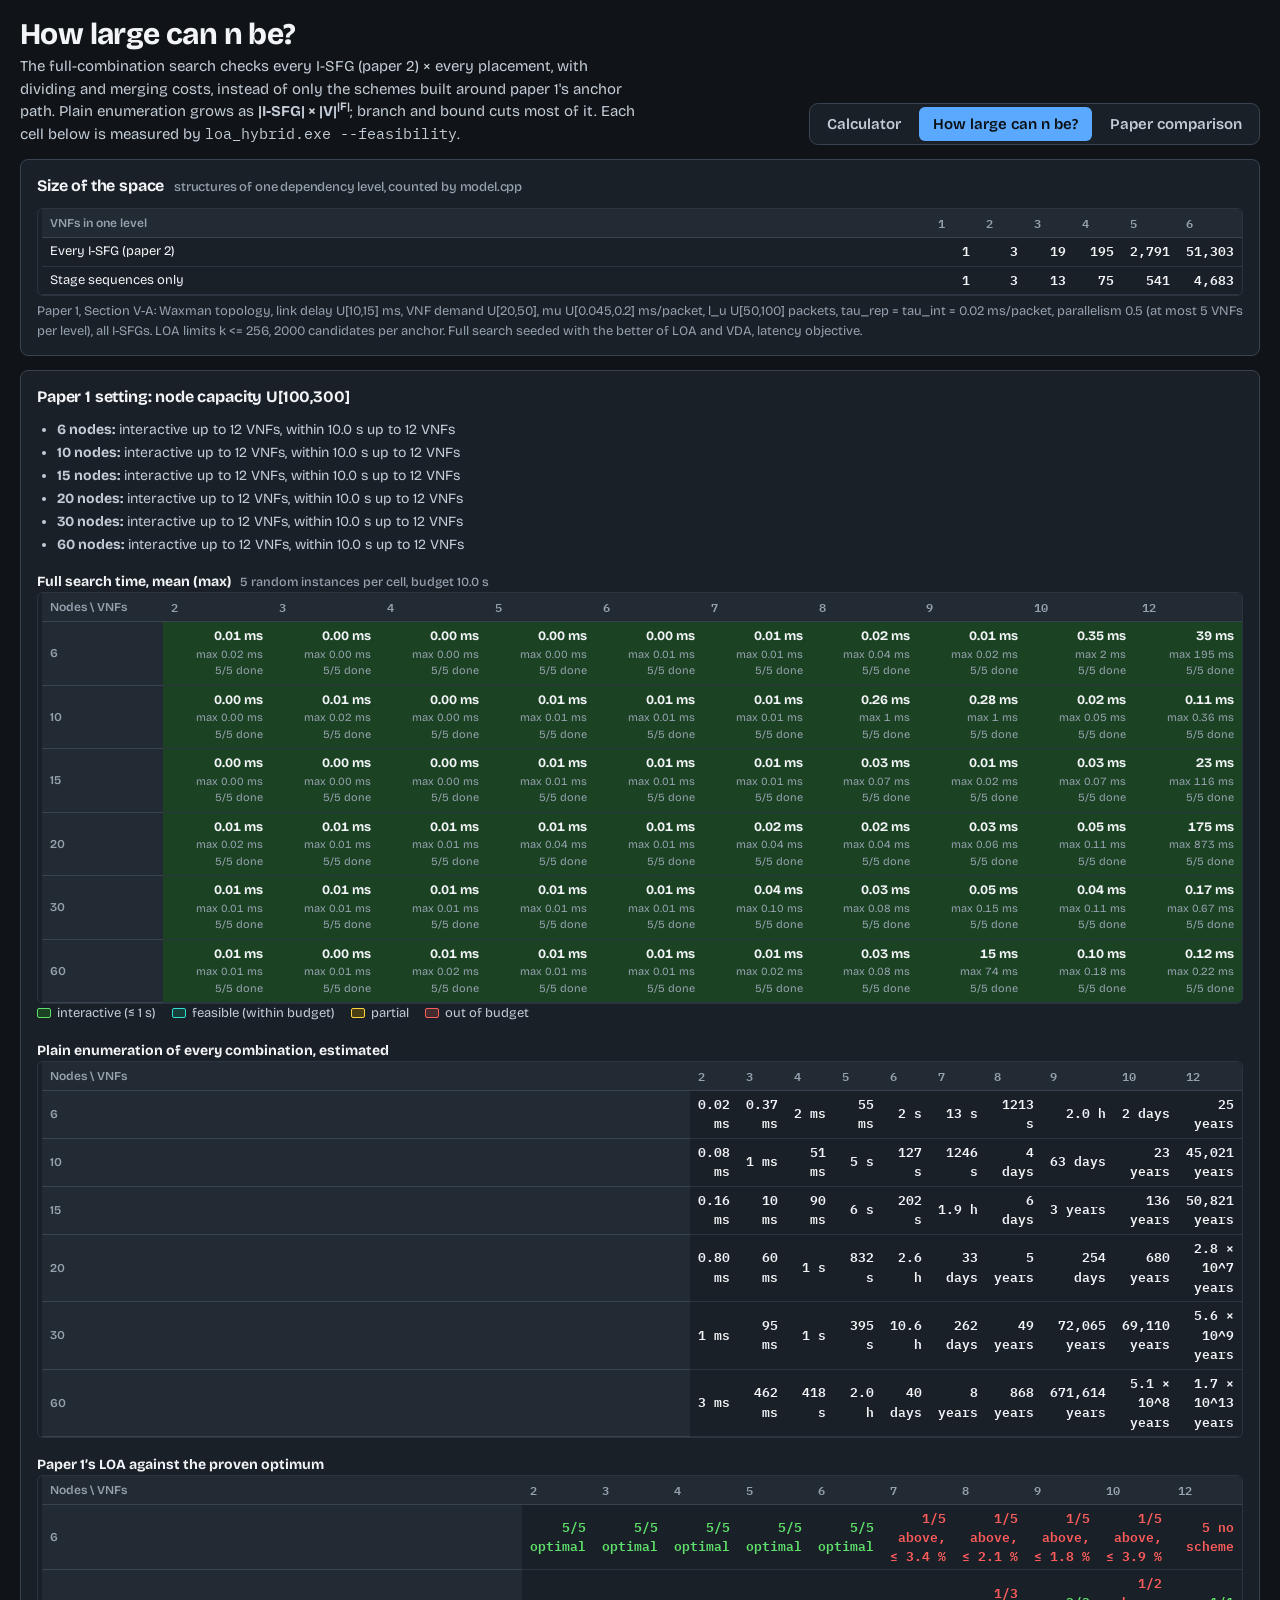
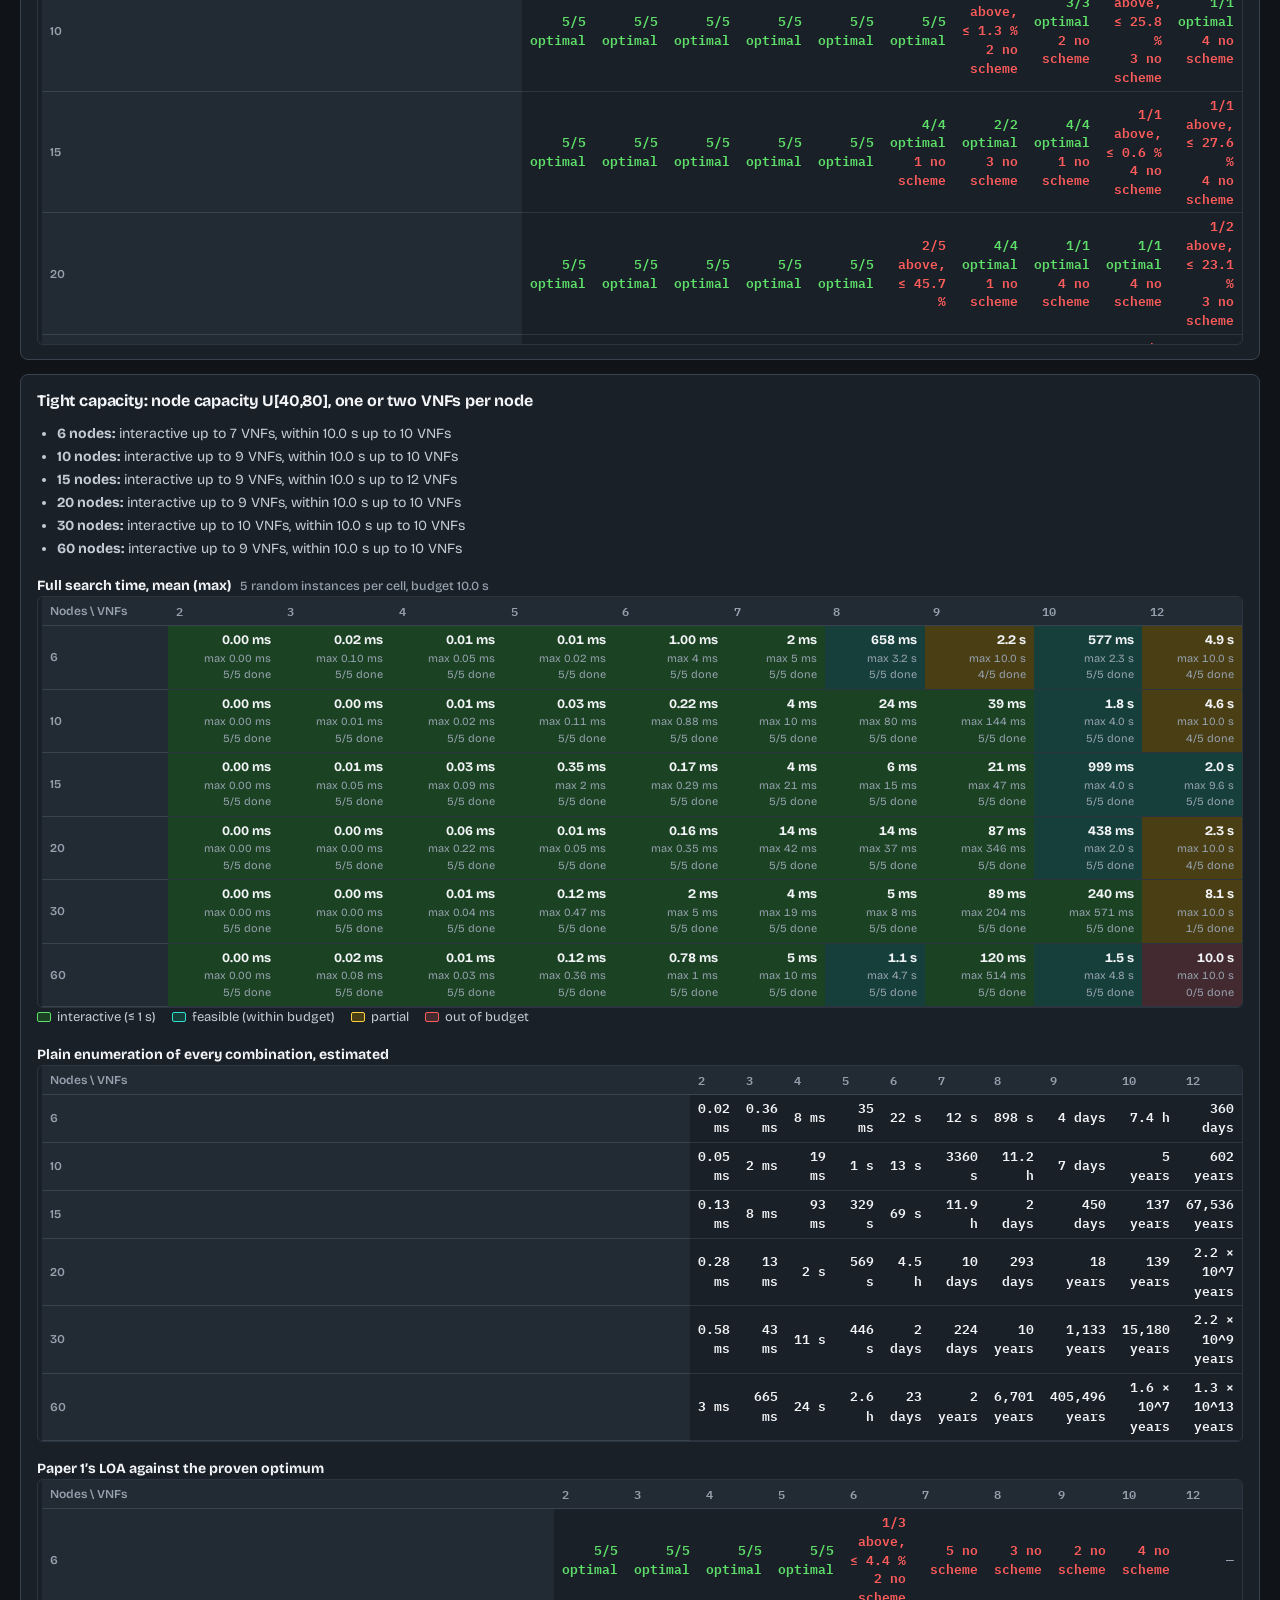
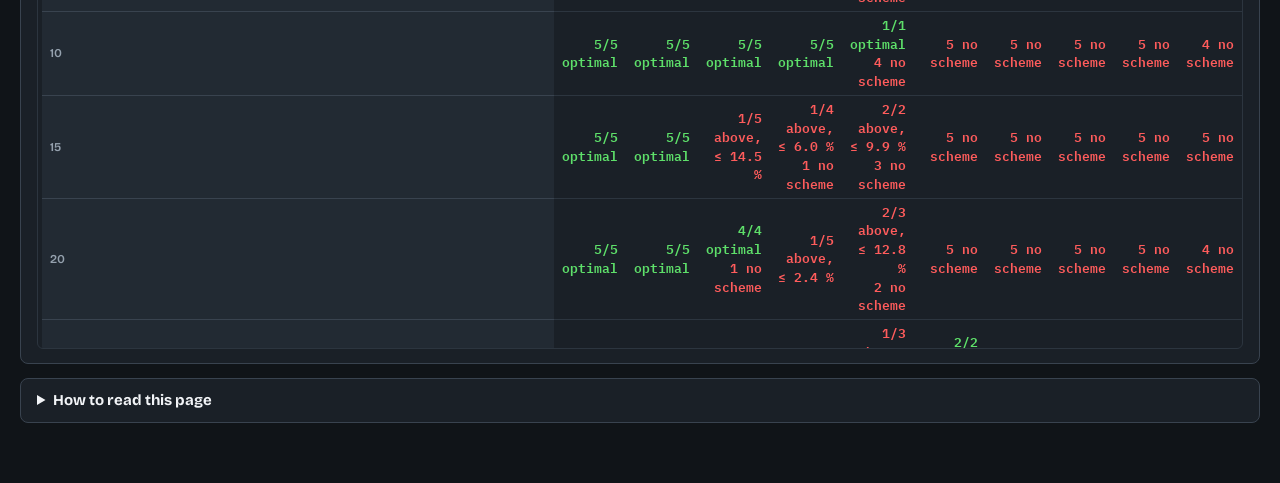
<file: web/feasibility.html>
<!DOCTYPE html>
<html lang="en">
<head>
  <meta charset="UTF-8">
  <meta name="viewport" content="width=device-width, initial-scale=1, viewport-fit=cover">
  <title>Full-Search Feasibility</title>
  <meta name="description" content="How many VNFs and nodes the full-combination search (every I-SFG × every placement) can handle, measured by loa_hybrid.exe --feasibility.">

  <link rel="preconnect" href="https://fonts.googleapis.com">
  <link href="https://fonts.googleapis.com/css2?family=Bricolage+Grotesque:opsz,wght@12..96,400;12..96,600;12..96,700;12..96,750&family=IBM+Plex+Mono:wght@500;600;700&display=swap" rel="stylesheet">
  <link rel="stylesheet" href="css/styles.css">
</head>
<body>
<div class="wrap">

  <header class="top">
    <div>
      <h1>How large can n be?</h1>
      <p>The full-combination search checks every I-SFG (paper 2) × every placement, with dividing and
        merging costs, instead of only the schemes built around paper 1's anchor path. Plain enumeration
        grows as <b>|I-SFG| × |V|<sup>|F|</sup></b>; branch and bound cuts most of it. Each cell below is
        measured by <code>loa_hybrid.exe --feasibility</code>.</p>
    </div>
    <nav class="modes" aria-label="View">
      <a class="navlink" href="index.html">Calculator</a>
      <a class="navlink" aria-current="true" href="feasibility.html">How large can n be?</a>
      <a class="navlink" href="results.html">Paper comparison</a>
    </nav>
  </header>

  <section class="panel">
    <h2>Size of the space <small>structures of one dependency level, counted by model.cpp</small></h2>
    <div class="tbl-wrap" id="counts"></div>
    <p class="hint" id="setting"></p>
  </section>

  <div id="scenarios"></div>

  <details class="notes">
    <summary>How to read this page</summary>
    <ul>
      <li><b>n</b> is the number of VNFs in the request, |F|. The number of MEC nodes |V| is the other axis.</li>
      <li><b>Interactive</b>: every instance finished, and none took more than 1 s. <b>Feasible</b>: every instance
        finished inside the time budget. <b>Partial</b>: some did not. <b>Infeasible</b>: none did. Once a chain length
        runs out of budget on a network, longer chains on that network are not run.</li>
      <li>A finished run is a proof of optimality: every scheme it did not evaluate was cut by a valid lower bound.</li>
      <li><b>Plain enumeration</b> = measured time of one evaluation × the size of the space: what checking every
        combination one by one would cost.</li>
      <li><b>LOA</b> is paper 1's algorithm on its own, with the limits our experiments use (k ≤ 256, 2000 candidates per
        anchor). “No scheme” means it hit those limits before finding a feasible scheme, although one exists.</li>
      <li>Re-run: <code>cpp\bin\loa_hybrid.exe --feasibility --runs 5 --budget 10000 --out ..\web\data\feasibility.json</code></li>
    </ul>
  </details>
</div>

<script src="js/feasibility.js"></script>
</body>
</html>
</file>
<file: web/css/styles.css>
/* =============================================================
   LOA Hybrid - styles
   Dark (night) theme is the default. Add data-theme="light" on
   <html> to get the light colours back.
   ============================================================= */

:root {
  box-sizing: border-box;
  padding-top: env(safe-area-inset-top, 0px);
  padding-bottom: env(safe-area-inset-bottom, 0px);
  color-scheme: dark;

  --bg: #101418;
  --grid: transparent;
  --panel: #1a2027;
  --panel2: #222a33;
  --ink: #f2f4f7;
  --ink2: #c3ccd6;
  --ink3: #95a1ae;
  --rule: #39434f;
  --rule2: #2c353f;
  --brand: #5aa9ff;
  --brand-soft: #1d3550;
  --on-brand: #0b0f13;
  --anchor: #ff9640;
  --anchor-soft: #47301c;
  --teal: #2fe0d2;
  --teal-soft: #163f3c;
  --violet: #b99bff;
  --violet-soft: #33295a;
  --pnew: #ff6fae;
  --pnew-soft: #4d2236;
  --best: #5ee06a;
  --best-soft: #1b4223;
  --omega: #ff5c5c;
  --omega-soft: rgba(255, 92, 92, .18);
  --conf: #ffd23f;
  --conf-soft: #4a3e14;
  --infeas: #8e9aa8;
  --infeas-soft: #262e38;
  --shadow: none;
}

:root[data-theme="light"] {
  color-scheme: light;
  --bg: #EDF0F4;
  --grid: transparent;
  --panel: #FFFFFF;
  --panel2: #F4F6F9;
  --ink: #121C2A;
  --ink2: #465568;
  --ink3: #6B7888;
  --rule: #D3DAE3;
  --rule2: #E6EBF1;
  --brand: #1f5fd6;
  --brand-soft: #E3E8FB;
  --on-brand: #FFFFFF;
  --anchor: #E0520C;
  --anchor-soft: #FCE9DE;
  --teal: #0B8A84;
  --teal-soft: #DDF2F0;
  --violet: #6C47D6;
  --violet-soft: #EAE4FA;
  --pnew: #C2255C;
  --pnew-soft: #F9E1EA;
  --best: #1B9A49;
  --best-soft: #DDF3E5;
  --omega: #D64545;
  --omega-soft: rgba(214, 69, 69, .10);
  --conf: #B98100;
  --conf-soft: #F8EDCB;
  --infeas: #8B96A5;
  --infeas-soft: #ECEFF3;
  --shadow: none;
}

/* ---------- Base Reset ---------- */
*, *::before, *::after { box-sizing: inherit; }

html {
  scroll-padding-top: env(safe-area-inset-top, 0px);
  -webkit-text-size-adjust: 100%;
}

body {
  margin: 0;
  background: var(--bg);
  color: var(--ink);
  background-image:
    linear-gradient(var(--grid) 1px, transparent 1px),
    linear-gradient(90deg, var(--grid) 1px, transparent 1px);
  background-size: 24px 24px;
  font: 15px/1.5 "Bricolage Grotesque", ui-sans-serif, system-ui, -apple-system, "Segoe UI", Roboto, sans-serif;
  font-optical-sizing: auto;
}

code, .mono, .hop, .pc, .ln, .tx {
  font-family: "IBM Plex Mono", ui-monospace, SFMono-Regular, Menlo, Consolas, monospace;
}

h1, h2, h3, p { margin: 0; }
button, input, select { font: inherit; color: inherit; }
button { cursor: pointer; }
:focus-visible { outline: 2px solid var(--brand); outline-offset: 2px; }
sub, sup { line-height: 0; font-size: .75em; }
[hidden] { display: none !important; }

/* ---------- Layout ---------- */
.wrap {
  max-width: 1480px;
  margin: 0 auto;
  padding: 18px 20px 60px;
}

.top {
  display: flex;
  align-items: flex-end;
  justify-content: space-between;
  gap: 16px;
  flex-wrap: wrap;
  margin-bottom: 14px;
}

.top h1 {
  font-size: 30px;
  font-weight: 750;
  letter-spacing: -.02em;
  line-height: 1.1;
}

.top p {
  color: var(--ink2);
  max-width: 62ch;
  margin-top: 4px;
}

/* ---------- View Mode Toggle ---------- */
.modes {
  display: flex;
  gap: 4px;
  background: var(--panel);
  border: 1px solid var(--rule);
  border-radius: 9px;
  padding: 3px;
}

.modes button {
  border: 0;
  background: none;
  padding: 6px 14px;
  border-radius: 6px;
  font-weight: 600;
  color: var(--ink2);
}

.modes button[aria-current="true"] {
  background: var(--brand);
  color: var(--on-brand);
}

.modes button:disabled {
  opacity: .4;
  cursor: default;
}

/* ---------- Panel ---------- */
.panel {
  background: var(--panel);
  border: 1px solid var(--rule);
  border-radius: 8px;
  padding: 14px 16px;
  box-shadow: var(--shadow);
}

.panel > h2 {
  font-size: 16px;
  font-weight: 700;
  letter-spacing: -.01em;
  margin-bottom: 10px;
}

.panel h2 small {
  font-weight: 500;
  color: var(--ink3);
  font-size: 13px;
  margin-left: 6px;
}

.muted { color: var(--ink3); }

.grid2 {
  display: grid;
  grid-template-columns: minmax(0, 1.15fr) minmax(0, 1fr);
  gap: 14px;
  align-items: start;
}

.stack {
  display: grid;
  gap: 14px;
}

/* ---------- Buttons ---------- */
.btn {
  border: 1px solid var(--rule);
  background: var(--panel);
  border-radius: 7px;
  padding: 7px 13px;
  font-weight: 600;
  line-height: 1.2;
}

.btn:hover { border-color: var(--ink3); }
.btn.primary { background: var(--brand); border-color: var(--brand); color: var(--on-brand); }
.btn.primary:hover { filter: brightness(1.08); }
.btn.big { padding: 11px 22px; font-size: 16px; }
.btn:disabled { opacity: .45; cursor: default; }
.btn.sm { padding: 4px 9px; font-size: 13px; }
.btn.ghost { border-color: transparent; background: transparent; color: var(--ink2); }
.btn.ghost:hover { background: var(--panel2); }

/* ---------- Setup Section ---------- */
.presets {
  display: flex;
  gap: 10px;
  flex-wrap: wrap;
  margin-bottom: 14px;
}

.preset {
  flex: 1 1 240px;
  text-align: left;
  background: var(--panel);
  border: 1px solid var(--rule);
  border-radius: 8px;
  padding: 11px 14px;
}

.preset b { display: block; font-size: 15px; }

.preset span {
  color: var(--ink2);
  font-size: 13.5px;
  line-height: 1.35;
  display: block;
  margin-top: 2px;
}

.preset[aria-pressed="true"] {
  border-color: var(--brand);
  box-shadow: inset 0 0 0 1px var(--brand);
  background: var(--brand-soft);
}

/* ---------- Network Canvas ---------- */
.canvas {
  width: 100%;
  height: auto;
  display: block;
  background: var(--panel2);
  border: 1px solid var(--rule2);
  border-radius: 6px;
  touch-action: none;
}

/* ---------- Form Rows ---------- */
.rows { display: grid; gap: 6px; margin-top: 10px; }

.rowh {
  display: grid;
  gap: 8px;
  align-items: center;
  color: var(--ink3);
  font-size: 12.5px;
  padding: 0 2px;
}

.r {
  display: grid;
  gap: 8px;
  align-items: center;
  padding: 4px 2px;
  border-top: 1px solid var(--rule2);
}

.rn { grid-template-columns: 36px 1fr 30px; }
.rl { grid-template-columns: 1fr 92px 30px; }
.rv { grid-template-columns: 36px 64px 1fr 1fr 30px; }
.nm { font-weight: 700; }

.num {
  width: 100%;
  min-width: 0;
  border: 1px solid var(--rule);
  background: var(--panel);
  border-radius: 6px;
  padding: 5px 7px;
  font-family: "IBM Plex Mono", monospace;
  font-size: 13.5px;
}

select.num { font-family: inherit; }

.x {
  border: 0;
  background: none;
  color: var(--ink3);
  font-size: 18px;
  line-height: 1;
  border-radius: 5px;
  height: 26px;
}

.x:hover { background: var(--panel2); color: var(--omega); }

.addrow {
  display: flex;
  gap: 6px;
  align-items: center;
  margin-top: 8px;
  flex-wrap: wrap;
}

.addrow .num { width: auto; flex: 1 1 60px; }

.endpoints {
  display: grid;
  grid-template-columns: 1fr 1fr;
  gap: 10px;
  margin-top: 10px;
}

.endpoints label, .params label {
  display: grid;
  gap: 3px;
  font-size: 13px;
  color: var(--ink2);
}

.params {
  display: grid;
  grid-template-columns: repeat(3, 1fr);
  gap: 10px;
  margin-top: 12px;
}

.summary {
  margin-top: 12px;
  padding: 10px 12px;
  border-radius: 7px;
  background: var(--panel2);
  border: 1px solid var(--rule2);
  font-size: 14px;
}

.summary .dep {
  font-family: "IBM Plex Mono", monospace;
  font-size: 15px;
  font-weight: 500;
  margin: 2px 0 6px;
}

.err { color: var(--omega); font-weight: 600; }
.warn { color: var(--conf); }
.hint { font-size: 13px; color: var(--ink3); margin-top: 6px; }

/* ---------- Network SVG ---------- */
.lk { stroke: var(--ink3); stroke-width: 2; opacity: .55; }

.lkl {
  font: 600 11px "IBM Plex Mono", monospace;
  fill: var(--ink2);
  paint-order: stroke;
  stroke: var(--panel2);
  stroke-width: 4px;
  stroke-linejoin: round;
  text-anchor: middle;
}

.nd circle { fill: var(--panel); stroke: var(--ink); stroke-width: 2; }
.nd .nn { font: 700 15px "Bricolage Grotesque", sans-serif; fill: var(--ink); text-anchor: middle; dominant-baseline: central; }
.nd .cp { font: 500 10.5px "IBM Plex Mono", monospace; fill: var(--ink3); text-anchor: middle; }
.nd .role { font: 700 10px "Bricolage Grotesque", sans-serif; fill: var(--brand); text-anchor: middle; }
.nd.over circle { stroke: var(--omega); }
.nd .use { font: 600 10.5px "IBM Plex Mono", monospace; fill: var(--ink2); text-anchor: middle; }
.nd .use.bad { fill: var(--omega); }
.canvas.edit .nd { cursor: grab; }

.rt { stroke: var(--ink); stroke-width: 6; stroke-linecap: round; opacity: .28; }
.rt.hl { stroke: var(--anchor); opacity: .55; }
.rt.hv { stroke: var(--brand); opacity: .6; }
.rt.sch { stroke: var(--best); stroke-width: 4; opacity: .35; }
.rt.crit { stroke: var(--best); stroke-width: 7; opacity: .7; }

.bdg rect { fill: var(--ink); }
.bdg text { fill: var(--panel); font: 600 10.5px "IBM Plex Mono", monospace; text-anchor: middle; dominant-baseline: central; }
.bdg.hl rect { fill: var(--anchor); }
.bdg.hv rect { fill: var(--brand); }
.bdg.sch rect { fill: var(--best); }
.bdg.hl text, .bdg.hv text, .bdg.sch text { fill: var(--on-brand); }

/* ---------- Walkthrough Transport Deck ---------- */
.deck {
  position: sticky;
  top: env(safe-area-inset-top, 0px);
  z-index: 5;
  background: var(--panel);
  border: 1px solid var(--rule);
  border-radius: 8px;
  padding: 10px 12px;
  display: flex;
  gap: 8px;
  align-items: center;
  flex-wrap: wrap;
  margin-bottom: 10px;
}

.deck .sp { flex: 1; }

.deck select {
  border: 1px solid var(--rule);
  background: var(--panel);
  border-radius: 6px;
  padding: 5px 6px;
}

.seg2 {
  display: flex;
  border: 1px solid var(--rule);
  border-radius: 7px;
  overflow: hidden;
}

.seg2 button {
  border: 0;
  background: var(--panel);
  padding: 6px 10px;
  font-size: 13px;
  font-weight: 600;
  color: var(--ink2);
}

.seg2 button[aria-pressed="true"] {
  background: var(--brand-soft);
  color: var(--brand);
}

.count {
  font-weight: 650;
  font-variant-numeric: tabular-nums;
  color: var(--ink2);
  min-width: 74px;
  text-align: right;
}

/* ---------- Scrubber Timeline ---------- */
.scrub {
  display: flex;
  gap: 2px;
  align-items: flex-end;
  height: 26px;
  margin: 0 0 10px;
  padding: 0 2px;
}

.scrub button {
  flex: 1 1 0;
  min-width: 3px;
  border: 0;
  padding: 0;
  border-radius: 2px;
  background: var(--rule);
  height: 12px;
}

.scrub button.k { height: 20px; }
.scrub button.e-kdouble { background: var(--conf); }
.scrub button.e-update { background: var(--best); }
.scrub button.e-stop, .scrub button.e-reject { background: var(--omega); }
.scrub button.done { opacity: .55; }
.scrub button.cur { outline: 2px solid var(--ink); outline-offset: 1px; height: 26px; opacity: 1; }
.scrub button.rs { margin-left: 5px; }

/* ---------- Stats Row ---------- */
.stats {
  display: flex;
  gap: 8px;
  flex-wrap: wrap;
  margin-bottom: 10px;
}

.stat {
  background: var(--panel);
  border: 1px solid var(--rule);
  border-radius: 7px;
  padding: 5px 11px;
  display: flex;
  gap: 8px;
  align-items: baseline;
}

.stat span { color: var(--ink3); font-size: 12.5px; }
.stat b { font-size: 16px; font-variant-numeric: tabular-nums; }
.stat.best b { color: var(--best); }
.stat.lb b { color: var(--violet); }
.stat .bad { color: var(--omega); }

/* ---------- Demo Grid ---------- */
.dgrid {
  display: grid;
  grid-template-columns: minmax(0, 1.3fr) minmax(0, 1fr);
  gap: 14px;
  align-items: start;
}

/* ---------- Narrator Panel ---------- */
.narr { border-left: 5px solid var(--brand); }
.narr.A2 { border-left-color: var(--violet); }

.narr .ph {
  display: flex;
  gap: 8px;
  align-items: center;
  flex-wrap: wrap;
  margin-bottom: 6px;
}

.pill {
  font-size: 12.5px;
  font-weight: 650;
  padding: 2px 9px;
  border-radius: 99px;
  background: var(--brand-soft);
  color: var(--brand);
}

.narr.A2 .pill { background: var(--violet-soft); color: var(--violet); }

.tag {
  font-size: 12.5px;
  font-weight: 700;
  padding: 2px 9px;
  border-radius: 99px;
}

.tag.kdouble { background: var(--conf-soft); color: var(--conf); }
.tag.update { background: var(--best-soft); color: var(--best); }
.tag.stop, .tag.reject { background: var(--omega-soft); color: var(--omega); }

.narr h3 {
  font-size: 21px;
  font-weight: 720;
  letter-spacing: -.015em;
  line-height: 1.2;
  margin-bottom: 6px;
}

.narr .body { font-size: 15px; line-height: 1.55; }
.narr .body b { font-weight: 680; }
.narr .body code { background: var(--panel2); padding: 0 4px; border-radius: 4px; font-size: .9em; }

.warnline { color: var(--conf); font-weight: 600; }

.watch {
  margin-top: 9px;
  padding: 7px 10px;
  background: var(--panel2);
  border-radius: 6px;
  color: var(--ink2);
  font-size: 14px;
}

.watch b { color: var(--ink); }

.skipnote { font-size: 12.5px; color: var(--ink3); margin-bottom: 6px; }

.cand {
  display: flex;
  gap: 8px;
  flex-wrap: wrap;
  margin-top: 10px;
  align-items: stretch;
}

.cand .c {
  border: 1px solid var(--rule);
  border-radius: 6px;
  padding: 5px 10px;
  background: var(--panel2);
}

.cand .c span { display: block; font-size: 12px; color: var(--ink3); }
.cand .c b { font-size: 15px; font-variant-numeric: tabular-nums; }
.cand .c.wide { flex: 1 1 260px; }
.cand .c.wide b { font: 500 12.5px "IBM Plex Mono", monospace; line-height: 1.5; }

.bf { margin-top: 10px; font-size: 14px; }

/* ---------- Visualisation Tabs ---------- */
.tabs {
  display: flex;
  gap: 4px;
  margin-bottom: 8px;
}

.tabs button {
  border: 1px solid var(--rule);
  background: var(--panel);
  padding: 5px 12px;
  border-radius: 6px;
  font-weight: 600;
  font-size: 13.5px;
  color: var(--ink2);
}

.tabs button[aria-pressed="true"] {
  background: var(--brand-soft);
  color: var(--brand);
  border-color: var(--brand);
}

.vis svg { width: 100%; height: auto; display: block; max-height: 430px; }
.vis .cap { font-size: 13px; color: var(--ink3); margin-top: 6px; }

/* ---------- Cost Ruler SVG ---------- */
.ax { stroke: var(--ink3); stroke-width: 1.5; }
.tk { stroke: var(--ink3); stroke-width: 1; }
.tkl { font: 500 10.5px "IBM Plex Mono", monospace; fill: var(--ink3); text-anchor: middle; }
.dot { stroke-width: 1.5; }
.dot.raw { fill: var(--panel); stroke: var(--ink3); }
.dot.feas, .dot.stable { fill: var(--ink2); stroke: var(--ink2); }
.dot.infeas { fill: var(--infeas-soft); stroke: var(--infeas); }
.dot.confl { fill: var(--conf-soft); stroke: var(--conf); }
.dot.astar { fill: var(--violet); stroke: var(--violet); }
.dot.inA { fill: var(--teal); stroke: var(--teal); }
.dot.anchor { fill: var(--anchor); stroke: var(--anchor); }
.dot.pnew { fill: var(--panel); stroke: var(--pnew); stroke-width: 2.5; stroke-dasharray: 2.5 2; }
.dot.hover { stroke: var(--brand); stroke-width: 3; }
.dot.om { opacity: .5; }

.rl-best { stroke: var(--best); stroke-width: 2.5; }
.rl-lb { stroke: var(--violet); stroke-width: 2; stroke-dasharray: 5 4; }
.rl-win { stroke: var(--ink3); stroke-width: 1.2; stroke-dasharray: 1 4; }

.lab { font: 700 11.5px "Bricolage Grotesque", sans-serif; text-anchor: middle; }
.lab.best { fill: var(--best); }
.lab.lb { fill: var(--violet); }
.lab.win { fill: var(--ink3); font-weight: 600; }
.lab.om { fill: var(--omega); }
.lab.id { font: 600 10px "IBM Plex Mono", monospace; }

.legend {
  display: flex;
  gap: 4px 14px;
  flex-wrap: wrap;
  margin-top: 6px;
  font-size: 12.5px;
  color: var(--ink2);
}

.legend i {
  display: inline-block;
  width: 10px;
  height: 10px;
  border-radius: 50%;
  margin-right: 5px;
  vertical-align: -1px;
  border: 1.5px solid;
}

.legend .l-raw { background: var(--panel); border-color: var(--ink3); }
.legend .l-ok { background: var(--ink2); border-color: var(--ink2); }
.legend .l-rej { background: var(--infeas-soft); border-color: var(--infeas); }
.legend .l-conf { background: var(--conf-soft); border-color: var(--conf); }
.legend .l-astar { background: var(--violet); border-color: var(--violet); }
.legend .l-A { background: var(--teal); border-color: var(--teal); }
.legend .l-anchor { background: var(--anchor); border-color: var(--anchor); }
.legend .l-pnew { background: var(--panel); border-color: var(--pnew); border-style: dashed; }

/* ---------- DPG SVG ---------- */
.band { fill: var(--panel2); stroke: var(--rule2); }
.bandl { font: 600 11px "Bricolage Grotesque", sans-serif; fill: var(--ink3); }
.ph1 { font: 700 13px "Bricolage Grotesque", sans-serif; fill: var(--ink); text-anchor: middle; }
.ph2 { font: 500 10.5px "IBM Plex Mono", monospace; fill: var(--ink3); text-anchor: middle; }

.rep circle { fill: var(--panel); stroke: var(--rule); stroke-width: 1.5; }
.rep text { font: 600 10.5px "Bricolage Grotesque", sans-serif; fill: var(--ink3); text-anchor: middle; dominant-baseline: central; }
.rep.on circle { stroke-width: 2.5; }

.ep rect { fill: var(--ink); rx: 5; }
.ep text { fill: var(--panel); font: 700 11px "Bricolage Grotesque", sans-serif; text-anchor: middle; dominant-baseline: central; }

.pl { fill: none; stroke-width: 2; stroke-linejoin: round; stroke-linecap: round; vector-effect: non-scaling-stroke; }
.pl.raw { stroke: var(--ink3); opacity: .30; }
.pl.feas, .pl.stable { stroke: var(--ink2); opacity: .38; }
.pl.infeas { stroke: var(--infeas); stroke-dasharray: 3 4; opacity: .45; }
.pl.confl { stroke: var(--conf); opacity: .8; }
.pl.astar { stroke: var(--violet); opacity: .85; }
.pl.inA { stroke: var(--teal); opacity: .6; }
.pl.anchor { stroke: var(--anchor); stroke-width: 4; opacity: 1; }
.pl.pnew { stroke: var(--pnew); stroke-width: 3; stroke-dasharray: 7 5; opacity: 1; }
.pl.hover { stroke: var(--brand); stroke-width: 4.5; opacity: 1; }
.pl.om { opacity: .15; }

/* ---------- Path Table ---------- */
.tbl-wrap {
  max-height: 470px;
  overflow: auto;
  border: 1px solid var(--rule2);
  border-radius: 6px;
}

table.pt { width: 100%; border-collapse: collapse; font-size: 13px; }
.pt th {
  position: sticky;
  top: 0;
  background: var(--panel2);
  text-align: left;
  font-weight: 600;
  color: var(--ink3);
  font-size: 12px;
  padding: 5px 8px;
  border-bottom: 1px solid var(--rule);
}
.pt td { padding: 4px 8px; border-bottom: 1px solid var(--rule2); vertical-align: middle; }
.pt tr { border-left: 4px solid transparent; }
.pt tr:hover { background: var(--panel2); }
.pt td.id { color: var(--ink3); font-family: "IBM Plex Mono", monospace; width: 36px; }
.pt td.pc { text-align: right; font-weight: 600; width: 48px; }

.hop { white-space: nowrap; font-size: 12.5px; }
.hop b { font-weight: 600; }
.arr { color: var(--ink3); margin: 0 3px; font-style: normal; }

.pt tr.infeas td, .pt tr.confl td { color: var(--ink3); }
.pt tr.infeas .pc, .pt tr.confl .pc { text-decoration: line-through; }
.pt tr.infeas { border-left-color: var(--infeas); }
.pt tr.confl { border-left-color: var(--conf); }
.pt tr.astar { border-left-color: var(--violet); background: var(--violet-soft); }
.pt tr.inA { border-left-color: var(--teal); background: var(--teal-soft); }
.pt tr.anchor { border-left-color: var(--anchor); background: var(--anchor-soft); }
.pt tr.pnew { border-left-color: var(--pnew); background: var(--pnew-soft); }
.pt tr.om td.pc { color: var(--omega); }
.pt tr.om { box-shadow: inset 0 0 0 999px var(--omega-soft); }

.chip {
  display: inline-block;
  font-size: 11.5px;
  font-weight: 700;
  padding: 1px 7px;
  border-radius: 99px;
  white-space: nowrap;
}
.chip.infeas { background: var(--infeas-soft); color: var(--ink2); }
.chip.confl { background: var(--conf-soft); color: var(--conf); }
.chip.astar { background: var(--violet); color: var(--on-brand); }
.chip.inA { background: var(--teal); color: var(--on-brand); }
.chip.anchor { background: var(--anchor); color: var(--on-brand); }
.chip.pnew { background: var(--pnew); color: var(--on-brand); }
.chip.ok { color: var(--best); }
.tnote { font-size: 12.5px; color: var(--ink3); padding: 6px 8px; }

/* ---------- LM Card ---------- */
.lm .big {
  font-size: 34px;
  font-weight: 750;
  letter-spacing: -.02em;
  color: var(--best);
  font-variant-numeric: tabular-nums;
  line-height: 1;
}

.lm .big small { font-size: 15px; font-weight: 600; color: var(--ink3); margin-left: 3px; }
.lm .sch { font: 500 13px "IBM Plex Mono", monospace; margin: 8px 0; line-height: 1.55; }
.lm.flash { animation: fl 1.1s ease-out; }

@keyframes fl {
  0% { box-shadow: 0 0 0 3px var(--best); }
  100% { box-shadow: 0 0 0 0 transparent; }
}

.bar {
  display: flex;
  height: 12px;
  border-radius: 6px;
  overflow: hidden;
  margin: 10px 0 6px;
  background: var(--rule2);
}
.bar i { display: block; height: 100%; }
.bar .s1 { background: var(--brand); }
.bar .s2 { background: var(--teal); }
.bar .s3 { background: var(--pnew); }
.bar .s4 { background: var(--conf); }

.bl { display: flex; gap: 4px 14px; flex-wrap: wrap; font-size: 12.5px; color: var(--ink2); }
.bl i { display: inline-block; width: 9px; height: 9px; border-radius: 2px; margin-right: 5px; }

/* ---------- Scheme Diagram SVG ---------- */
.ex { margin-top: 8px; }
.ex svg { width: 100%; height: auto; display: block; }
.ex .bx { fill: var(--panel2); stroke: var(--ink3); stroke-width: 1.5; }
.ex .bx.cr { stroke: var(--best); stroke-width: 2.5; fill: var(--best-soft); }
.ex .bt { font: 700 12px "Bricolage Grotesque", sans-serif; fill: var(--ink); text-anchor: middle; }
.ex .bs { font: 500 10px "IBM Plex Mono", monospace; fill: var(--ink3); text-anchor: middle; }
.ex .ed { fill: none; stroke: var(--ink3); stroke-width: 1.2; opacity: .45; }
.ex .ed.cr { stroke: var(--best); stroke-width: 2.5; opacity: .9; }
.ex .ep2 { fill: var(--ink); }
.ex .ept { font: 700 10.5px "Bricolage Grotesque", sans-serif; fill: var(--panel); text-anchor: middle; dominant-baseline: central; }

/* ---------- Pseudocode ---------- */
.pseudo {
  display: grid;
  grid-template-columns: 1fr 1fr;
  gap: 16px;
  margin-top: 14px;
}

.pcode h2 { font-size: 15px; }

.pl2 {
  display: grid;
  grid-template-columns: 34px 1fr;
  font-size: 12.5px;
  line-height: 1.55;
  border-radius: 3px;
  color: var(--ink3);
}

.pl2 .ln { text-align: right; padding-right: 10px; color: var(--ink3); opacity: .8; }
.pl2 .tx { white-space: pre-wrap; color: var(--ink2); }
.pl2 .tx b { font-weight: 600; color: var(--ink); }
.pl2.on { background: var(--brand-soft); color: var(--ink); }
.pl2.on .tx { color: var(--ink); font-weight: 500; }
.pcode.a2 .pl2.on { background: var(--violet-soft); }
.pnote { font-size: 12.5px; color: var(--ink3); margin-top: 8px; }

/* ---------- Notes / Details ---------- */
details.notes {
  margin-top: 14px;
  background: var(--panel);
  border: 1px solid var(--rule);
  border-radius: 8px;
  padding: 10px 16px;
}

details.notes summary { cursor: pointer; font-weight: 700; }

details.notes ul {
  margin: 8px 0 2px;
  padding-left: 20px;
  color: var(--ink2);
  font-size: 14px;
}

details.notes li { margin: 4px 0; }

/* ---------- Responsive ---------- */
@media (max-width: 1050px) {
  .grid2, .dgrid, .pseudo { grid-template-columns: 1fr; }
  .params { grid-template-columns: 1fr 1fr 1fr; }
  .tbl-wrap { max-height: 340px; }
}

@media (max-width: 560px) {
  .wrap { padding: 12px 12px 50px; }
  .top h1 { font-size: 25px; }
  .rv { grid-template-columns: 30px 54px 1fr 1fr 28px; }
  .params { grid-template-columns: 1fr; }
  .deck .sp { display: none; }
  .narr h3 { font-size: 19px; }
}

@media (prefers-reduced-motion: reduce) {
  .lm.flash { animation: none; }
}

/* =============================================================
   LOA Hybrid — additions on top of the walkthrough design system
   ============================================================= */

/* ---------- Header: engine status ---------- */
.topright { display: flex; gap: 10px; align-items: center; flex-wrap: wrap; }

.engine {
  font-size: 13px;
  font-weight: 650;
  padding: 4px 11px 4px 24px;
  border-radius: 99px;
  border: 1px solid var(--rule);
  background: var(--panel);
  color: var(--ink2);
  position: relative;
}
.engine::before {
  content: "";
  position: absolute;
  left: 10px; top: 50%;
  width: 8px; height: 8px;
  margin-top: -4px;
  border-radius: 50%;
  background: var(--ink3);
}
.engine[data-state="ok"]  { color: var(--best); border-color: var(--best); background: var(--best-soft); }
.engine[data-state="ok"]::before  { background: var(--best); }
.engine[data-state="bad"] { color: var(--omega); border-color: var(--omega); background: var(--omega-soft); }
.engine[data-state="bad"]::before { background: var(--omega); }

/* ---------- Setup additions ---------- */
.subh {
  font-size: 14px;
  font-weight: 700;
  margin-top: 16px;
  color: var(--ink);
}
.subh small { font-weight: 500; color: var(--ink3); font-size: 12.5px; margin-left: 6px; }
.subh + .params { margin-top: 6px; }

.rn2 { grid-template-columns: 36px 1fr 1fr 30px; }
.rv2 { grid-template-columns: 36px 56px 1fr 1fr 1fr 30px; }

.toggles { display: grid; gap: 6px; margin-top: 12px; font-size: 14px; color: var(--ink2); }
.tg { display: flex; gap: 8px; align-items: center; cursor: pointer; }
.tg input { accent-color: var(--brand); width: 16px; height: 16px; }

.runmsg { margin-left: 12px; font-size: 14px; color: var(--ink2); }

/* ---------- Results ---------- */
.mt { margin-top: 14px; }
.sm { font-size: 12.5px; }

.narr.cert-ok   { border-left-color: var(--best); }
.narr.cert-warn { border-left-color: var(--conf); }
.narr.cert-bad  { border-left-color: var(--omega); }
.tag.cert-ok   { background: var(--best-soft); color: var(--best); }
.tag.cert-warn { background: var(--conf-soft); color: var(--conf); }
.tag.cert-bad  { background: var(--omega-soft); color: var(--omega); }

.reasons { margin: 8px 0 0; padding-left: 20px; color: var(--ink2); font-size: 14px; }
.reasons li { margin: 2px 0; }

/* Flow timeline */
.flow { list-style: none; margin: 0; padding: 0; display: grid; gap: 0; }
.flow li {
  display: grid;
  grid-template-columns: 28px 1fr;
  gap: 10px;
  padding: 8px 0;
  border-top: 1px solid var(--rule2);
  position: relative;
}
.flow li:first-child { border-top: 0; }
.flow .fn {
  width: 24px; height: 24px;
  border-radius: 50%;
  background: var(--brand-soft);
  color: var(--brand);
  font-weight: 700;
  font-size: 13px;
  display: grid;
  place-items: center;
}
.flow b { font-weight: 680; }
.flow .ftime { float: right; font: 600 12px "IBM Plex Mono", monospace; color: var(--ink3); }
.flow .ffile { font-size: 12px; color: var(--ink3); margin-top: 1px; }
.flow .ffile code { background: var(--panel2); padding: 0 4px; border-radius: 4px; }
.flow .fsum { font-size: 13.5px; color: var(--ink2); margin-top: 2px; }

/* Comparison table */
.cmp td { vertical-align: top; padding-top: 7px; padding-bottom: 7px; }
.cmp .hop { white-space: normal; font-family: "IBM Plex Mono", monospace; font-size: 12px; }
.cmp td.pc { white-space: nowrap; }
.pt td.good { color: var(--best); }
.pt td.badv { color: var(--omega); }

/* Raw JSON */
pre.raw {
  max-height: 420px;
  overflow: auto;
  margin: 10px 0 4px;
  padding: 10px 12px;
  background: var(--panel2);
  border: 1px solid var(--rule2);
  border-radius: 6px;
  font: 500 12px/1.5 "IBM Plex Mono", monospace;
  color: var(--ink2);
}

@media (max-width: 560px) {
  .rv2 { grid-template-columns: 28px 46px 1fr 1fr 1fr 26px; }
  .rn2 { grid-template-columns: 28px 1fr 1fr 26px; }
  .topright { width: 100%; justify-content: space-between; }
  .cmp th:nth-child(4), .cmp td:nth-child(4) { display: none; }
}

/* Keep long values inside the phone viewport */
.stat { max-width: 100%; min-width: 0; }
.stat b { overflow-wrap: anywhere; }
.flow li > div { min-width: 0; }
.flow .ffile, .flow .fsum { overflow-wrap: anywhere; }
.grid2 > *, .dgrid > * { min-width: 0; }

/* =============================================================
   Paper comparison page (results.html)
   Series palette: validated categorical slots 1–5 (light + dark).
   ============================================================= */
:root { --sr1: #4da3ff; --sr2: #ff8a3d; --sr3: #3ddc84; --sr4: #ffd23f; --sr5: #ff6fae; }
:root[data-theme="light"] { --sr1: #2a78d6; --sr2: #eb6834; --sr3: #1baf7a; --sr4: #c98500; --sr5: #e87ba4; }

a.navlink {
  padding: 6px 14px; border-radius: 6px; font-weight: 600; color: var(--ink2); text-decoration: none;
}
a.navlink[aria-current="true"] { background: var(--brand); color: var(--on-brand); }

.chart { width: 100%; height: auto; display: block; margin-top: 6px; }
.chart .gl { stroke: var(--rule2); stroke-width: 1; }
.chart .yl { font: 500 11px "IBM Plex Mono", monospace; fill: var(--ink3); text-anchor: end; }
.chart .xl { font: 500 11px "IBM Plex Mono", monospace; fill: var(--ink3); text-anchor: middle; }
.chart .axt { font: 600 12px "Bricolage Grotesque", sans-serif; fill: var(--ink2); text-anchor: middle; }
.chart .ln { fill: none; stroke-width: 2; stroke-linejoin: round; stroke-linecap: round; }
.chart .mk { stroke: var(--panel); stroke-width: 2; }
.chart .ln.paper { stroke: var(--ink); stroke-dasharray: 5 4; stroke-width: 1.5; }
.chart .mk.paper { fill: var(--panel); stroke: var(--ink); stroke-width: 2; }
.chart .cross { stroke: var(--ink3); stroke-width: 1; stroke-dasharray: 3 3; }
.chart .hit { fill: transparent; cursor: crosshair; }
.ln.s1 { stroke: var(--sr1); } .mk.s1 { fill: var(--sr1); }
.ln.s2 { stroke: var(--sr2); } .mk.s2 { fill: var(--sr2); }
.ln.s3 { stroke: var(--sr3); } .mk.s3 { fill: var(--sr3); }
.ln.s4 { stroke: var(--sr4); } .mk.s4 { fill: var(--sr4); }
.ln.s5 { stroke: var(--sr5); } .mk.s5 { fill: var(--sr5); }

.clegend { display: flex; flex-wrap: wrap; gap: 4px 16px; font-size: 13px; color: var(--ink2); }
.sw { display: inline-block; width: 14px; height: 3px; border-radius: 2px; margin-right: 6px; vertical-align: 3px; }
.sw.s1 { background: var(--sr1); } .sw.s2 { background: var(--sr2); } .sw.s3 { background: var(--sr3); }
.sw.s4 { background: var(--sr4); } .sw.s5 { background: var(--sr5); }
.sw.paper { width: 9px; height: 9px; border: 2px solid var(--ink); background: var(--panel); transform: rotate(45deg); vertical-align: 0; margin-right: 8px; }

details.tview { margin-top: 8px; }
details.tview summary { cursor: pointer; font-weight: 600; font-size: 13.5px; color: var(--ink2); margin-bottom: 6px; }
.pt td.pc { font-variant-numeric: tabular-nums; }

.tip {
  position: fixed; z-index: 20; pointer-events: none;
  background: var(--panel); border: 1px solid var(--rule); border-radius: 7px;
  box-shadow: 0 4px 16px rgba(0,0,0,.12);
  padding: 8px 10px; font-size: 12.5px; min-width: 190px; color: var(--ink);
}
.tip b { display: block; margin-bottom: 4px; }
.tip div { display: flex; align-items: center; gap: 4px; }
.tip div span { margin-left: auto; font: 600 12px "IBM Plex Mono", monospace; padding-left: 12px; }
#summary.tbl-wrap { max-height: none; }
#summary td.pc, #summary th { white-space: nowrap; }

/* ROA additions: extra form columns */
.rn3 { grid-template-columns: 36px 1fr 1fr 1.2fr 30px; }
.rl2 { grid-template-columns: 1fr 92px 110px 30px; }
.bdg.reu rect { fill: var(--teal); }
.bdg.reu text { fill: var(--on-brand); }
@media (max-width: 560px) {
  .rn3 { grid-template-columns: 26px 1fr 1fr 1.2fr 26px; }
  .rl2 { grid-template-columns: 1fr 70px 80px 26px; }
}

/* results page: series 6–7 (ROA side) */
:root { --sr6: #2fe0d2; --sr7: #b99bff; }
:root[data-theme="light"] { --sr6: #008300; --sr7: #6250d6; }
.ln.s6 { stroke: var(--sr6); } .mk.s6 { fill: var(--sr6); } .sw.s6 { background: var(--sr6); }
.ln.s7 { stroke: var(--sr7); } .mk.s7 { fill: var(--sr7); } .sw.s7 { background: var(--sr7); }
#summaryRes.tbl-wrap { max-height: none; }
#summaryRes td.pc, #summaryRes th { white-space: nowrap; }

/* ---------- Feasibility page (feasibility.html) ---------- */
table.heatmap td.heat { text-align: right; min-width: 74px; padding: 5px 8px; font-variant-numeric: tabular-nums; }
table.heatmap td.heat b { display: block; font-size: 13px; }
table.heatmap td.heat span { display: block; font-size: 11px; color: var(--ink3); }
table.heatmap th { white-space: nowrap; }
.heat.v-interactive { background: var(--best-soft); }
.heat.v-feasible    { background: var(--teal-soft); }
.heat.v-partial     { background: var(--conf-soft); }
.heat.v-infeasible  { background: var(--omega-soft); }
.heat.v-notrun      { background: var(--infeas-soft); color: var(--ink3); text-align: center; }
.sw.heat { width: 14px; height: 10px; vertical-align: -1px; border: 1px solid var(--rule); }
.sw.heat.v-interactive { border-color: var(--best); }
.sw.heat.v-feasible    { border-color: var(--teal); }
.sw.heat.v-partial     { border-color: var(--conf); }
.sw.heat.v-infeasible  { border-color: var(--omega); }
.pt td .good { color: var(--best); }
.pt td .badv { color: var(--omega); }
</file>
